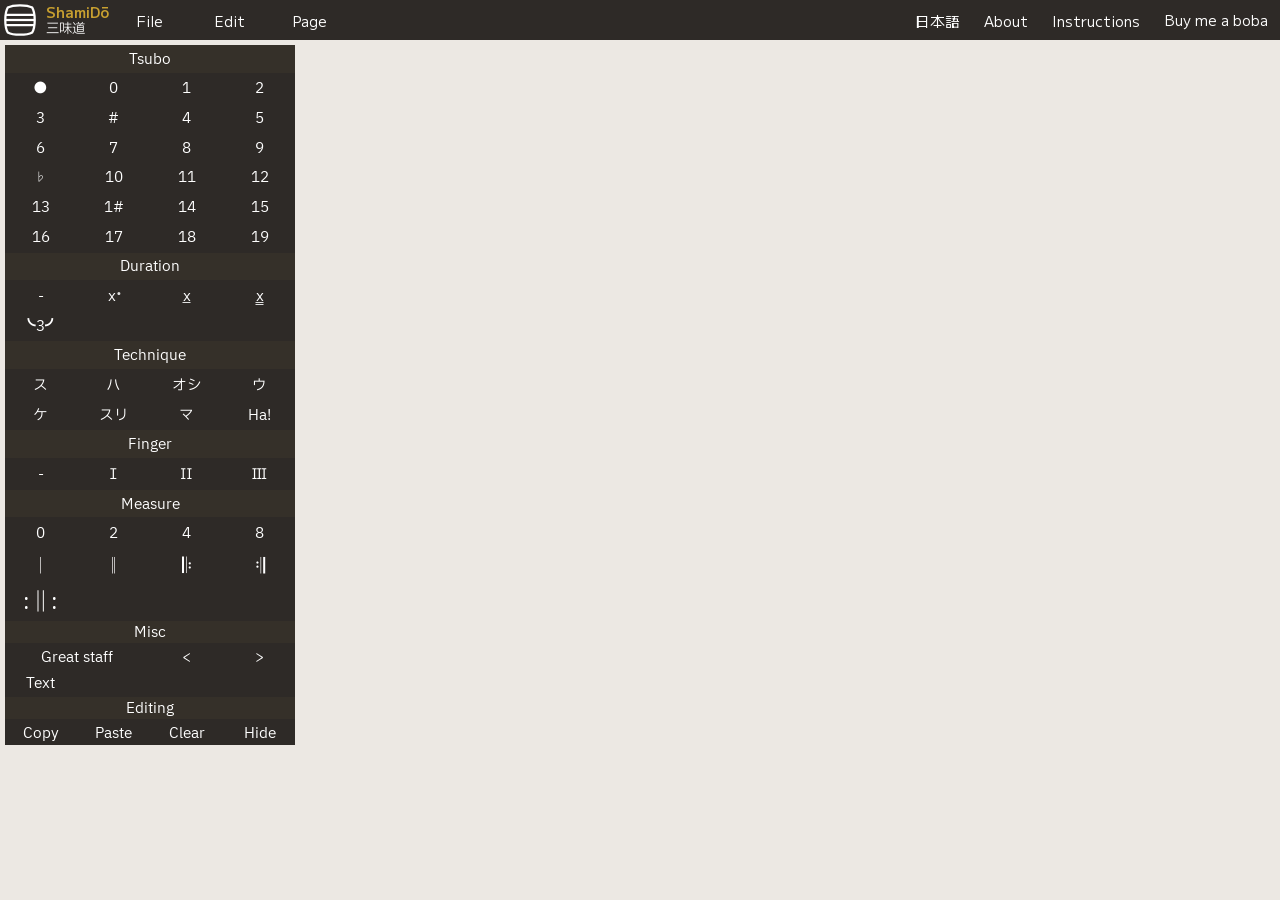
<file: index.html>
<!doctype html>
<html lang="en">
<head>
  <meta charset="utf-8" />
  <meta name="viewport" content="width=device-width, initial-scale=1" />
  <meta property="og:title" content="ShamiDō" />
  <meta property="og:description" content="ShamiDō is a free web-based notation app for shamisen, designed primarily for Tsugaru style. Create, edit and print tablature directly in your browser." />
  <meta property="og:type" content="website" />
  <meta property="og:url" content="https://shamiworks.github.io/ShamiDo/" />
  <meta property="og:image" content="https://shamiworks.github.io/ShamiDo/assets/preview.jpg" />
  <title>ShamiDō</title>
  <link rel="stylesheet" href="css/styles.css"/>
  <link href="https://fonts.googleapis.com/css2?family=IBM+Plex+Sans+JP&display=swap" rel="stylesheet">
  <link href="https://fonts.googleapis.com/css2?family=M+PLUS+2:wght@100..900&display=swap" rel="stylesheet">
  <link rel="icon" type="image/svg+xml" href="assets/favicon.svg">
  <link rel="icon" type="image/png" href="assets/favicon.png">
  
</head>
<body>
  <!-- Main Menu -->
  <div class="ui">
    <div class="menubar">
      <div class="logo-dropdown-wrapper">
        <img src="assets/shamido-logo-white.svg" class="icon" alt="ShamiWorks logo" id="logo-dropdown-toggle" />
        <div class="logo-dropdown">
          <button type="button" class="menu-dropdown-btn" id="logo-lang-toggle">日本語</button>
          <button type="button" class="menu-dropdown-btn" id="logo-about-btn">About</button>
          <button type="button" class="menu-dropdown-btn" id="logo-info-btn">Instructions</button>
          <a href="https://ko-fi.com/shamiworks" class="menu-dropdown-btn" id="logo-kofi-btn">Buy me a boba</a>
        </div>
      </div>
      <div class="menu-title-block">
        <div class="menu-title-en">ShamiDō</div>
        <div class="menu-title-ja">三味道</div>
      </div>
      <button type="button" class="menu-btn" data-menu="file">File</button>
      <button type="button" class="menu-btn" data-menu="edit">Edit</button>
      <button type="button" class="menu-btn" data-menu="page">Page</button>
      <div class="menu-right">
        <button type="button" class="menu-btn lang-toggle" id="lang-toggle">日本語</button>
        <button type="button" class="menu-btn" id="about-btn">About</button>
        <button type="button" class="menu-btn" id="info-btn">Instructions</button>
        <a href="https://ko-fi.com/shamiworks" class="menu-btn kofi-btn" id="kofi-btn">Buy me a boba</a>
      </div>
    </div>

    <div class="menu-dropdown file-menu" data-menu="file">
      <div class="has-submenu">
        <button type="button" class="menu-dropdown-btn" id="new-submenu">New ▶</button>
        <div class="submenu">
          <button type="button" class="menu-dropdown-btn" id="new-staff-page">Staff Page</button>
          <button type="button" class="menu-dropdown-btn" id="new-lyric-page">Staff and Lyric Page</button>
        </div>
      </div>
      <button type="button" class="menu-dropdown-btn" id="open-file">Open</button>
      <button type="button" class="menu-dropdown-btn" id="save-file">Save</button>
      <button type="button" class="menu-dropdown-btn" id="print-file">Export / Print</button>
    </div>

    <div class="menu-dropdown edit-menu" data-menu="edit">
      <button type="button" class="menu-dropdown-btn" id="edit-undo">Undo</button>
      <button type="button" class="menu-dropdown-btn" id="edit-redo">Redo</button>
      <button type="button" class="menu-dropdown-btn" id="edit-copy">Copy</button>
      <button type="button" class="menu-dropdown-btn" id="edit-paste">Paste</button>
    </div>

    <div class="menu-dropdown page-menu" data-menu="page">
      <button type="button" class="menu-dropdown-btn" id="add-staff-page">Add Staff Page</button>
      <button type="button" class="menu-dropdown-btn" id="add-lyric-page">Add Staff and Lyric Page</button>
      <button type="button" class="menu-dropdown-btn" id="clear-page">Clear Page</button>
      <button type="button" class="menu-dropdown-btn" id="delete-page">Delete Page</button>
    </div>

    <!-- Tool Palette Menu -->
    <div class="palette">
      
      <div class="palette-header">Tsubo</div>
      <div class="palette-item">
        <button type="button" class="palette-btn" data-action="rest" data-value="●" title="r">●</button>
      </div>
      <div class="palette-item">
        <button type="button" class="palette-btn" data-action="tsubo" data-value="0">0</button>
      </div>
      <div class="palette-item">
        <button type="button" class="palette-btn" data-action="tsubo" data-value="1">1</button>
      </div>
      <div class="palette-item">
        <button type="button" class="palette-btn" data-action="tsubo" data-value="2">2</button>
      </div>
      <div class="palette-item">
        <button type="button" class="palette-btn" data-action="tsubo" data-value="3">3</button>
      </div>
      <div class="palette-item">
        <button type="button" class="palette-btn" data-action="tsubo" data-value="#">#</button>
      </div>
      <div class="palette-item">
        <button type="button" class="palette-btn" data-action="tsubo" data-value="4">4</button>
      </div>
      <div class="palette-item">
        <button type="button" class="palette-btn" data-action="tsubo" data-value="5">5</button>
      </div>
      <div class="palette-item">
        <button type="button" class="palette-btn" data-action="tsubo" data-value="6">6</button>
      </div>
      <div class="palette-item">
        <button type="button" class="palette-btn" data-action="tsubo" data-value="7">7</button>
      </div>
      <div class="palette-item">
        <button type="button" class="palette-btn" data-action="tsubo" data-value="8">8</button>
      </div>
      <div class="palette-item">
        <button type="button" class="palette-btn" data-action="tsubo" data-value="9">9</button>
      </div>
      <div class="palette-item">
        <button type="button" class="palette-btn" data-action="tsubo" data-value="♭" title="b">♭</button>
      </div>
      <div class="palette-item">
        <button type="button" class="palette-btn" data-action="tsubo" data-value="10">10</button>
      </div>
      <div class="palette-item">
        <button type="button" class="palette-btn" data-action="tsubo" data-value="11">11</button>
      </div>
      <div class="palette-item">
        <button type="button" class="palette-btn" data-action="tsubo" data-value="12">12</button>
      </div>
      <div class="palette-item">
        <button type="button" class="palette-btn" data-action="tsubo" data-value="13">13</button>
      </div>
      <div class="palette-item">
        <button type="button" class="palette-btn" data-action="tsubo" data-value="1#">1#</button>
      </div>
      <div class="palette-item">
        <button type="button" class="palette-btn" data-action="tsubo" data-value="14">14</button>
      </div>
      <div class="palette-item">
        <button type="button" class="palette-btn" data-action="tsubo" data-value="15">15</button>
      </div>
      <div class="palette-item">
        <button type="button" class="palette-btn" data-action="tsubo" data-value="16">16</button>
      </div>
      <div class="palette-item">
        <button type="button" class="palette-btn" data-action="tsubo" data-value="17">17</button>
      </div>
      <div class="palette-item">
        <button type="button" class="palette-btn" data-action="tsubo" data-value="18">18</button>
      </div>
      <div class="palette-item">
        <button type="button" class="palette-btn" data-action="tsubo" data-value="19">19</button>
      </div>
      <div class="palette-header">Duration</div>
      <div class="palette-item">
        <button type="button" class="palette-btn" data-action="duration-empty" data-value="duration-empty">-</button>
      </div>
      <div class="palette-item">
        <button type="button" class="palette-btn p-dotted" data-action="durationDot" data-value="dotted" title=".">x</button>
      </div>
      <div class="palette-item">
        <button type="button" class="palette-btn p-single" data-action="duration-underline" data-value="single" title="d">x</button>
      </div>
      <div class="palette-item">
        <button type="button" class="palette-btn p-double" data-action="duration-underline" data-value="double" title="d">x</button>
      </div>
      <div class="palette-item">
        <button type="button" class="palette-btn" data-action="triplet" title="t">╰3╯</button>
      </div>
      <div></div>
      <div></div>
      <div></div>
      <div class="palette-header">Technique</div>
      <div class="palette-item">
        <button type="button" class="palette-btn" data-action="sukui" data-value="ス" title="s">ス</button>
      </div>
      <div class="palette-item">
        <button type="button" class="palette-btn" data-action="hajiki" data-value="ハ" title="h">ハ</button>
      </div>
      <div class="palette-item">
        <button type="button" class="palette-btn" data-action="oshibachi" title="o">オシ</button>
      </div>
      <div class="palette-item">
        <button type="button" class="palette-btn" data-action="uchi" data-value="ウ" title="u">ウ</button>
      </div>
      <div class="palette-item">
        <button type="button" class="palette-btn" data-action="keshi" data-value="ケ" title="k">ケ</button>
      </div>
      <div class="palette-item">
        <button type="button" class="palette-btn" data-action="suri" title="i">スリ</button>
      </div>
      <div class="palette-item">
        <button type="button" class="palette-btn" data-action="maebachi" data-value="mae" title="m">マ</button>
      </div>
      <div class="palette-item">
        <button type="button" class="palette-btn" data-action="ha" title="a">Ha!</button>
      </div>
      <div class="palette-header">Finger</div>
      <div class="palette-item">
        <button type="button" class="palette-btn" data-action="finger" data-value="" title="f">-</button>
      </div>
      <div class="palette-item">
        <button type="button" class="palette-btn" data-action="finger" data-value="first" title="f">Ⅰ</button>
      </div>
      <div class="palette-item">
        <button type="button" class="palette-btn" data-action="finger" data-value="second" title="f">Ⅱ</button>
      </div>
      <div class="palette-item">
        <button type="button" class="palette-btn" data-action="finger" data-value="third" title="f">Ⅲ</button>
      </div>
      <div class="palette-header">Measure</div>
      <div class="palette-item">
        <button type="button" class="palette-btn" data-action="measure" data-value="0" title="Remove all interior barlines">0</button>
      </div>
      <div class="palette-item">
        <button type="button" class="palette-btn" data-action="measure" data-value="2" title="2 measures">2</button>
      </div>
      <div class="palette-item">
        <button type="button" class="palette-btn" data-action="measure" data-value="4" title="4 measures">4</button>
      </div>
      <div class="palette-item">
        <button type="button" class="palette-btn" data-action="measure" data-value="8" title="8 measures">8</button>
      </div>
      <div class="palette-item">
        <button type="button" class="palette-btn palette-bar-line" data-action="barline-type" data-value="normal" title="Normal barline">𝄀</button>
      </div>
      <div class="palette-item">
        <button type="button" class="palette-btn palette-bar-line" data-action="barline-type" data-value="stop" title="Stop barline">𝄁</button>
      </div>
      <div class="palette-item">
        <button type="button" class="palette-btn palette-bar-line" data-action="barline-type" data-value="open-repeat" title="Open repeat">𝄆</button>
      </div>
      <div class="palette-item">
        <button type="button" class="palette-btn palette-bar-line" data-action="barline-type" data-value="close-repeat" title="Close repeat">𝄇</button>
      </div>
      <div class="palette-item">
        <button type="button" class="palette-btn palette-bar-line" data-action="barline-type" data-value="double-repeat" title="Double repeat">:‖:</button>
      </div>
      <div class="palette-header">Misc</div>
      <div class="palette-item palette-item-wide">
        <button type="button" class="palette-btn" data-action="great-staff-toggle">Great staff</button>
      </div>
      <div class="palette-item">
        <button type="button" class="palette-btn" data-action="dynamic" data-value="cresc" title="Crescendo">&lt;</button>
      </div>
      <div class="palette-item">
        <button type="button" class="palette-btn" data-action="dynamic" data-value="decresc" title="Decrescendo">&gt;</button>
      </div>
      <div class="palette-item">
        <button type="button" class="palette-btn" data-action="text-box" title="Text box">Text</button>
      </div>
      <div class="palette-header">Editing</div>
      <div class="palette-item">
        <button type="button" class="palette-btn" data-action="editing" data-value="copy">Copy</button>
      </div>
      <div class="palette-item">
        <button type="button" class="palette-btn" data-action="editing" data-value="paste">Paste</button>
      </div>
      <div class="palette-item">
        <button type="button" class="palette-btn" data-action="clear" title="backspace">Clear</button>
      </div>
      <div class="palette-item">
        <button type="button" class="palette-btn" data-action="toggle-blank" title="Hide/show unit">Hide</button>
      </div>

    </div> <!-- End palette -->

  </div> <!-- End UI -->

  <!-- Workspace -->
  <div class="workspace">
    
   
  </div> <!-- End Workspace -->
      
  
  <div class="info-panel" id="info-panel">
    <button class="info-close" id="info-close">✕</button>
 
    <h2 data-en="Getting started" data-ja="はじめに">Getting started</h2>
    <p data-en="Hover over the notation area to highlight time divisions and string slots. Click a string slot to select it — selected slots are shown with an outline. You can then enter a tsubo using the keyboard or palette. Click a time division outside a string slot to select the division only — this is needed for some techniques. Press Backspace or Delete, or click Clear in the palette, to clear the selected slot, or the whole time division when only the division is selected. Pressing a rest, duration or finger button again removes it." data-ja="譜面エリアにカーソルを合わせると、タイム・ディビジョンと糸スロットがハイライトされます。糸スロットをクリックして選択すると、枠で囲まれた状態になります。キーボードまたはパレットからツボを入力できます。糸スロット以外のタイム・ディビジョンをクリックすると、ディビジョンのみが選択されます（一部の奏法で必要です）。Backspace または Delete キー、あるいはパレットの「クリア」で、選択中の糸スロットをクリアします（ディビジョンのみを選択している場合は、そのタイム・ディビジョン全体をクリアします）。休符・音価・指番号のボタンをもう一度押すと解除されます。">Hover over the notation area to highlight time divisions and string slots. Click a string slot to select it — selected slots are shown with an outline. You can then enter a tsubo using the keyboard or palette. Click a time division outside a string slot to select the division only — this is needed for some techniques. Press Backspace or Delete, or click Clear in the palette, to clear the selected slot, or the whole time division when only the division is selected. Pressing a rest, duration or finger button again removes it.</p>
 
    <h2 data-en="Changing the number of measures" data-ja="小節数の変更">Changing the number of measures</h2>
    <p data-en="Click anywhere on a staff unit to select it — the unit is outlined when selected. Then click 0, 2, 4, or 8 in the palette." data-ja="スタッフ・ユニットをクリックして選択すると、枠で囲まれた状態になります。パレットの「0」「2」「4」「8」をクリックして小節数を変更します。">Click anywhere on a staff unit to select it — the unit is outlined when selected. Then click 0, 2, 4, or 8 in the palette.</p>
 
    <h2 data-en="Changing barline types" data-ja="縦線の種類の変更">Changing barline types</h2>
    <p data-en="Select a time division and press a barline button to place, change or remove the barline on its right edge. On the first time division, repeated presses cycle through the start of the measure. The double-repeat button does not cycle and works on time divisions 1 to 31 only. The 2, 4 and 8 buttons set the interior barlines, and 0 removes them. Copying a range of time divisions includes the barlines within it." data-ja="タイム・ディビジョンを選択して縦線ボタンを押すと、その右端の縦線を配置・変更・削除できます。最初のタイム・ディビジョンでは、ボタンを繰り返し押すと小節の始まりの縦線が順に切り替わります。両側反復記号のボタンは順に切り替わらず、1〜31番目のタイム・ディビジョンでのみ使用できます。「2」「4」「8」ボタンで小節内の縦線を設定し、「0」で削除します。タイム・ディビジョンの範囲をコピーすると、範囲内の縦線も含まれます。">Select a time division and press a barline button to place, change or remove the barline on its right edge. On the first time division, repeated presses cycle through the start of the measure. The double-repeat button does not cycle and works on time divisions 1 to 31 only. The 2, 4 and 8 buttons set the interior barlines, and 0 removes them. Copying a range of time divisions includes the barlines within it.</p>
 
    <h2 data-en="Suri and oshibachi" data-ja="スリとオシバチ">Suri and oshibachi</h2>
    <p data-en="Select a string slot and press I for suri or O for oshibachi. A placeholder arc appears immediately. Enter the start and end tsubo in any order — the arc anchors to the start tsubo and extends to the nearest entered tsubo. Both tsubo must be in the same staff unit. Clearing the start tsubo turns the arc back into a placeholder. To remove an arc, press I or O again on the same time division, or select the time division itself (outside a string slot) and press Backspace or Clear." data-ja="糸スロットを選択し、スリは I キー、オシバチは O キーを押します。すぐにプレースホルダーのアークが表示されます。起点と目標のツボはどちらの順で入力しても構いません。アークは起点ツボに固定され、最も近いツボまで伸びます。2つのツボは同じスタッフ・ユニット内にある必要があります。起点のツボをクリアすると、アークはプレースホルダーに戻ります。アークを削除するには、同じタイム・ディビジョンで I キーまたは O キーをもう一度押すか、タイム・ディビジョン自体（糸スロット以外）を選択して Backspace キーまたは「クリア」を使用します。">Select a string slot and press I for suri or O for oshibachi. A placeholder arc appears immediately. Enter the start and end tsubo in any order — the arc anchors to the start tsubo and extends to the nearest entered tsubo. Both tsubo must be in the same staff unit. Clearing the start tsubo turns the arc back into a placeholder. To remove an arc, press I or O again on the same time division, or select the time division itself (outside a string slot) and press Backspace or Clear.</p>
 
    <h2 data-en="Triplets" data-ja="三連符">Triplets</h2>
    <p data-en="Select a time division and press T. Three consecutive divisions are grouped as a triplet and a bracket is drawn below the staff. To remove a triplet, select any time division in the group and press T again, or press Backspace or Delete. The notes are kept." data-ja="タイム・ディビジョンを選択して T キーを押します。連続する3つのディビジョンが三連符としてグループ化され、譜面の下にブラケットが描かれます。三連符を解除するには、グループ内のいずれかのタイム・ディビジョンを選択して T キーを押すか、Backspace または Delete キーを押します（音符は残ります）。">Select a time division and press T. Three consecutive divisions are grouped as a triplet and a bracket is drawn below the staff. To remove a triplet, select any time division in the group and press T again, or press Backspace or Delete. The notes are kept.</p>
 
    <h2 data-en="Selecting multiple divisions" data-ja="複数のタイム・ディビジョンの選択">Selecting multiple divisions</h2>
    <p data-en="Click and drag across time divisions to select a range, or shift-click to extend the selection. Use Copy and Paste in the palette to duplicate content, or Backspace, Delete or Clear to empty the selected range. The selection must be within a single staff unit." data-ja="タイム・ディビジョンをクリック＆ドラッグして範囲を選択するか、Shift+クリックで選択範囲を広げます。パレットの「コピー」「ペースト」で内容を複製でき、Backspace・Delete キーまたは「クリア」で選択範囲を空にできます。選択範囲は同じスタッフ・ユニット内に限られます。">Click and drag across time divisions to select a range, or shift-click to extend the selection. Use Copy and Paste in the palette to duplicate content, or Backspace, Delete or Clear to empty the selected range. The selection must be within a single staff unit.</p>
 
    <h2 data-en="Selecting multiple staff units" data-ja="複数のスタッフ・ユニットの選択">Selecting multiple staff units</h2>
    <p data-en="Click and drag across staff units to select a range, or shift-click to extend the selection. Use Copy and Paste in the palette to duplicate the selected units, or Backspace, Delete or Clear to empty them (barlines, great staff, bar number and part label are kept)." data-ja="スタッフ・ユニットをクリック＆ドラッグして範囲を選択するか、Shift+クリックで選択範囲を広げます。パレットの「コピー」「ペースト」で選択したユニットを複製でき、Backspace・Delete キーまたは「クリア」で内容を空にできます（縦線、連合譜、小節番号、パート名は残ります）。">Click and drag across staff units to select a range, or shift-click to extend the selection. Use Copy and Paste in the palette to duplicate the selected units, or Backspace, Delete or Clear to empty them (barlines, great staff, bar number and part label are kept).</p>
 
    <h2 data-en="Great staff" data-ja="連合譜">Great staff</h2>
    <p data-en="Select two or more adjacent staff units, then click Great staff in the palette. A continuous barline is drawn connecting the units, indicating simultaneous parts. To remove, select any unit within the group and click Great staff again." data-ja="隣接する2つ以上のスタッフ・ユニットを選択し、パレットの「連合譜」をクリックします。ユニットをつなぐ連続した縦線が描かれ、同時演奏パートであることを示します。解除するには、グループ内のいずれかのユニットを選択して、もう一度「連合譜」をクリックします。">Select two or more adjacent staff units, then click Great staff in the palette. A continuous barline is drawn connecting the units, indicating simultaneous parts. To remove, select any unit within the group and click Great staff again.</p>
 
    <h2 data-en="Hiding units" data-ja="ユニットの非表示">Hiding units</h2>
    <p data-en="Select a staff unit and click Hide in the palette. The unit becomes invisible but still occupies its space on the page. Click the unit's outline to select it again and click Show to make it visible. Works with multiple selected units. Lyric units cannot be hidden." data-ja="スタッフ・ユニットを選択し、パレットの「非表示」をクリックします。ユニットは見えなくなりますが、ページ上の位置はそのまま保持されます。ユニットの枠をクリックして再選択し、「表示」をクリックすると再び表示されます。複数のユニットを選択した状態でも使用できます。歌詞ユニットは非表示にできません。">Select a staff unit and click Hide in the palette. The unit becomes invisible but still occupies its space on the page. Click the unit's outline to select it again and click Show to make it visible. Works with multiple selected units. Lyric units cannot be hidden.</p>
 
    <h2 data-en="Text box" data-ja="テキストボックス">Text box</h2>
    <p data-en="Select a range of time divisions, or a single time division, and click Text in the palette. A box is added below the staff covering the range, or the division and the next. Click the box to type; the text may run past the box but is cut off at the end of the staff unit, and turns red on screen when it is. Click Text again on the same span to remove the box. A new box replaces any box it overlaps. Press Enter to finish typing. Clearing the first time division of a box removes it." data-ja="タイム・ディビジョンの範囲、または1つのタイム・ディビジョンを選択し、パレットの「テキスト」をクリックします。範囲、または選択したディビジョンとその次のディビジョンにわたるボックスが譜面の下に追加されます。ボックスをクリックして文字を入力します。文字はボックスからはみ出して入力できますが、スタッフ・ユニットの右端で切れ、切れている間は画面上で赤く表示されます。同じ範囲でもう一度「テキスト」をクリックすると、ボックスが削除されます。新しいボックスは重なる既存のボックスを置き換えます。Enter キーで入力を終了します。ボックスの最初のタイム・ディビジョンをクリアすると、ボックスも削除されます。">Select a range of time divisions, or a single time division, and click Text in the palette. A box is added below the staff covering the range, or the division and the next. Click the box to type; the text may run past the box but is cut off at the end of the staff unit, and turns red on screen when it is. Click Text again on the same span to remove the box. A new box replaces any box it overlaps. Press Enter to finish typing. Clearing the first time division of a box removes it.</p>

    <h2 data-en="Keyboard shortcuts" data-ja="キーボード・ショートカット">Keyboard shortcuts</h2>
    <table class="shortcut-table">
      <tr><td>0–9</td><td data-en="Tsubo" data-ja="ツボ">Tsubo</td></tr>
      <tr><td>#</td><td data-en="Sharp" data-ja="シャープ">Sharp</td></tr>
      <tr><td>B</td><td data-en="Flat" data-ja="フラット">Flat</td></tr>
      <tr><td>R</td><td data-en="Rest (press again to remove)" data-ja="休符（もう一度押すと解除）">Rest (press again to remove)</td></tr>
      <tr><td>D</td><td data-en="Duration underline (cycles: none → single → double)" data-ja="音価の下線（なし→一本→二本）">Duration underline (cycles: none → single → double)</td></tr>
      <tr><td>.</td><td data-en="Duration dot" data-ja="付点">Duration dot</td></tr>
      <tr><td>S</td><td data-en="Sukui" data-ja="スクイ">Sukui</td></tr>
      <tr><td>H</td><td data-en="Hajiki" data-ja="ハジキ">Hajiki</td></tr>
      <tr><td>K</td><td data-en="Keshi" data-ja="ケシ">Keshi</td></tr>
      <tr><td>U</td><td data-en="Uchi" data-ja="ウチ">Uchi</td></tr>
      <tr><td>M</td><td data-en="Maebachi" data-ja="前バチ">Maebachi</td></tr>
      <tr><td>A</td><td data-en="Ha" data-ja="ハ！">Ha</td></tr>
      <tr><td>I</td><td data-en="Suri" data-ja="スリ">Suri</td></tr>
      <tr><td>O</td><td data-en="Oshibachi" data-ja="オシバチ">Oshibachi</td></tr>
      <tr><td>T</td><td data-en="Triplet (with time division selected)" data-ja="三連符（タイム・ディビジョンを選択した状態で）">Triplet (with time division selected)</td></tr>
      <tr><td>F</td><td data-en="Finger (cycles: none → Ⅰ → Ⅱ → Ⅲ)" data-ja="指番号（なし→Ⅰ→Ⅱ→Ⅲ）">Finger (cycles: none → Ⅰ → Ⅱ → Ⅲ)</td></tr>
      <tr><td>Backspace / Delete</td><td data-en="Clear" data-ja="クリア">Clear</td></tr>
      <tr><td>Escape</td><td data-en="Deselect" data-ja="選択解除">Deselect</td></tr>
      <tr><td>Arrow keys</td><td data-en="Navigate" data-ja="移動">Navigate</td></tr>
    </table>
  </div>

  <script src="js/app.js"></script>

</body>
</html>
</file>
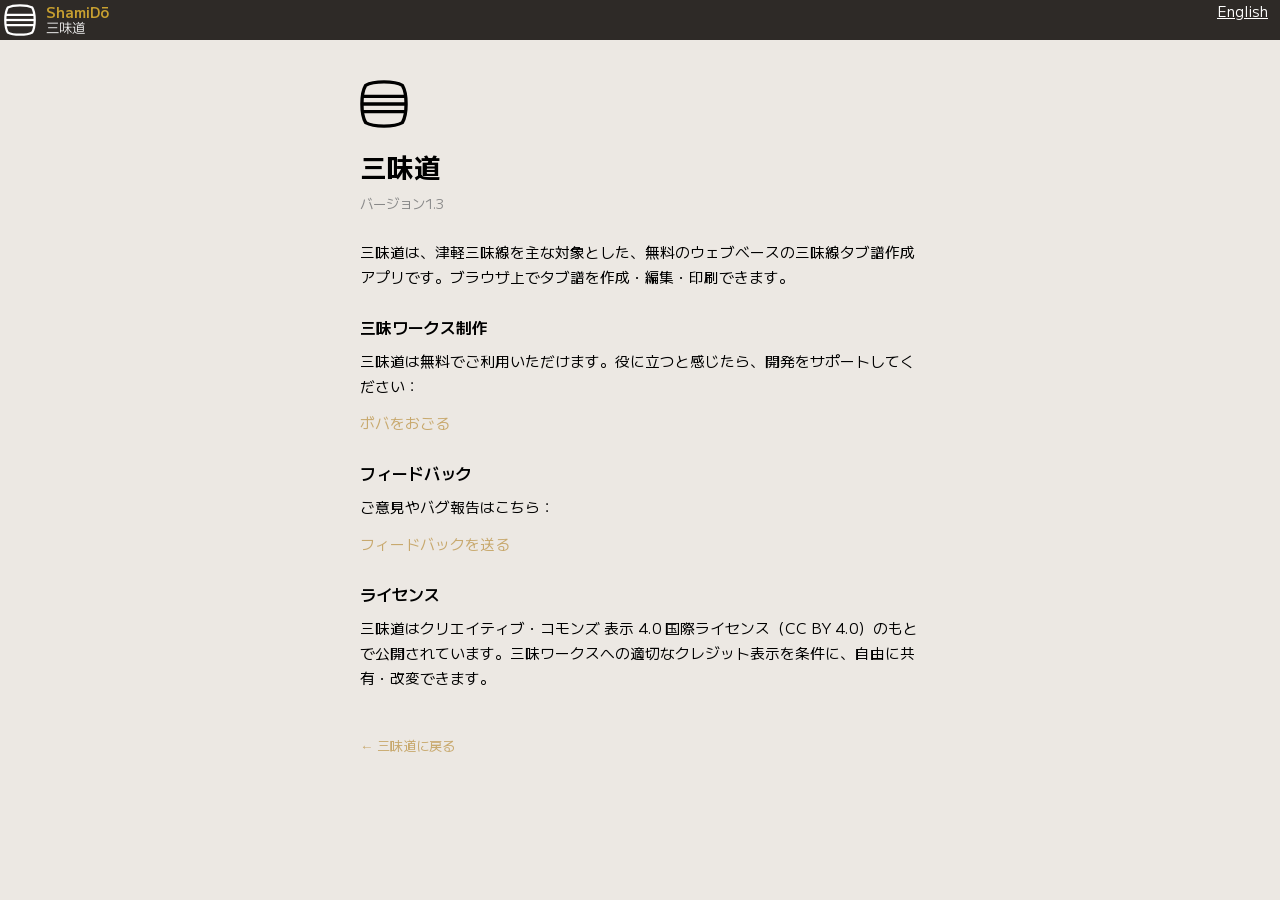
<file: about-ja.html>
<!doctype html>
<html lang="ja">
<head>
  <meta charset="utf-8" />
  <meta name="viewport" content="width=device-width, initial-scale=1" />
  <title>三味道 — アプリについて</title>
  <link rel="stylesheet" href="css/styles.css" />
  <link href="https://fonts.googleapis.com/css2?family=IBM+Plex+Sans+JP&display=swap" rel="stylesheet">
  <link href="https://fonts.googleapis.com/css2?family=M+PLUS+2:wght@100..900&display=swap" rel="stylesheet">
  <link rel="icon" type="image/svg+xml" href="assets/favicon.svg">
  <link rel="icon" type="image/png" href="assets/favicon.png">
  <style>
    .about-content {
      max-width: 600px;
      margin: 80px auto 40px auto;
      padding: 0 20px;
      font-family: "M Plus 2", sans-serif;
      font-size: 11pt;
      line-height: 1.7;
    }
    .about-logo {
      width: 48px;
      height: 48px;
      margin-bottom: 16px;
      display: block;
    }
    .about-content h1 {
      font-size: 20pt;
      font-weight: 700;
      margin: 0 0 4px 0;
    }
    .about-content .version {
      font-size: 10pt;
      color: #888;
      margin: 0 0 24px 0;
    }
    .about-content h2 {
      font-size: 12pt;
      font-weight: 600;
      margin: 24px 0 8px 0;
    }
    .about-content p {
      margin: 0 0 12px 0;
    }
    .about-content a {
      color: #c8a96e;
      text-decoration: none;
    }
    .about-content a:hover {
      text-decoration: underline;
    }
    .back-btn {
      display: inline-block;
      margin-top: 32px;
      font-size: 10pt;
      color: #888;
      text-decoration: none;
    }
    .back-btn:hover {
      color: #fff;
    }
  </style>
</head>
<body>
  <div class="menubar">
    <img src="assets/shamido-logo-white.svg" class="icon" alt="ShamiWorks logo" />
    <div class="menu-title-block">
      <div class="menu-title-en">ShamiDō</div>
      <div class="menu-title-ja">三味道</div>
    </div>
    <div class="menu-right">
      <a href="about.html" class="menu-btn">English</a>
    </div>
  </div>

  <div class="about-content">
    <img src="assets/shamido-logo-black.svg" class="about-logo" alt="ShamiWorks logo" />
    <h1>三味道</h1>
    <p class="version">バージョン1.3</p>

    <p>三味道は、津軽三味線を主な対象とした、無料のウェブベースの三味線タブ譜作成アプリです。ブラウザ上でタブ譜を作成・編集・印刷できます。</p>

    <h2>三味ワークス制作</h2>
    <p>三味道は無料でご利用いただけます。役に立つと感じたら、開発をサポートしてください：</p>
    <p><a href="https://ko-fi.com/shamiworks" id="kofi-link">ボバをおごる</a></p>

    <h2>フィードバック</h2>
    <p>ご意見やバグ報告はこちら：</p>
    <p><a href="https://forms.gle/WFv3D6mqqEGeypJU8" target="_blank">フィードバックを送る</a></p>

    <h2>ライセンス</h2>
    <p>三味道はクリエイティブ・コモンズ 表示 4.0 国際ライセンス（CC BY 4.0）のもとで公開されています。三味ワークスへの適切なクレジット表示を条件に、自由に共有・改変できます。</p>

    <a class="back-btn" href="index.html">← 三味道に戻る</a>
  </div>
</body>
</html>
</file>
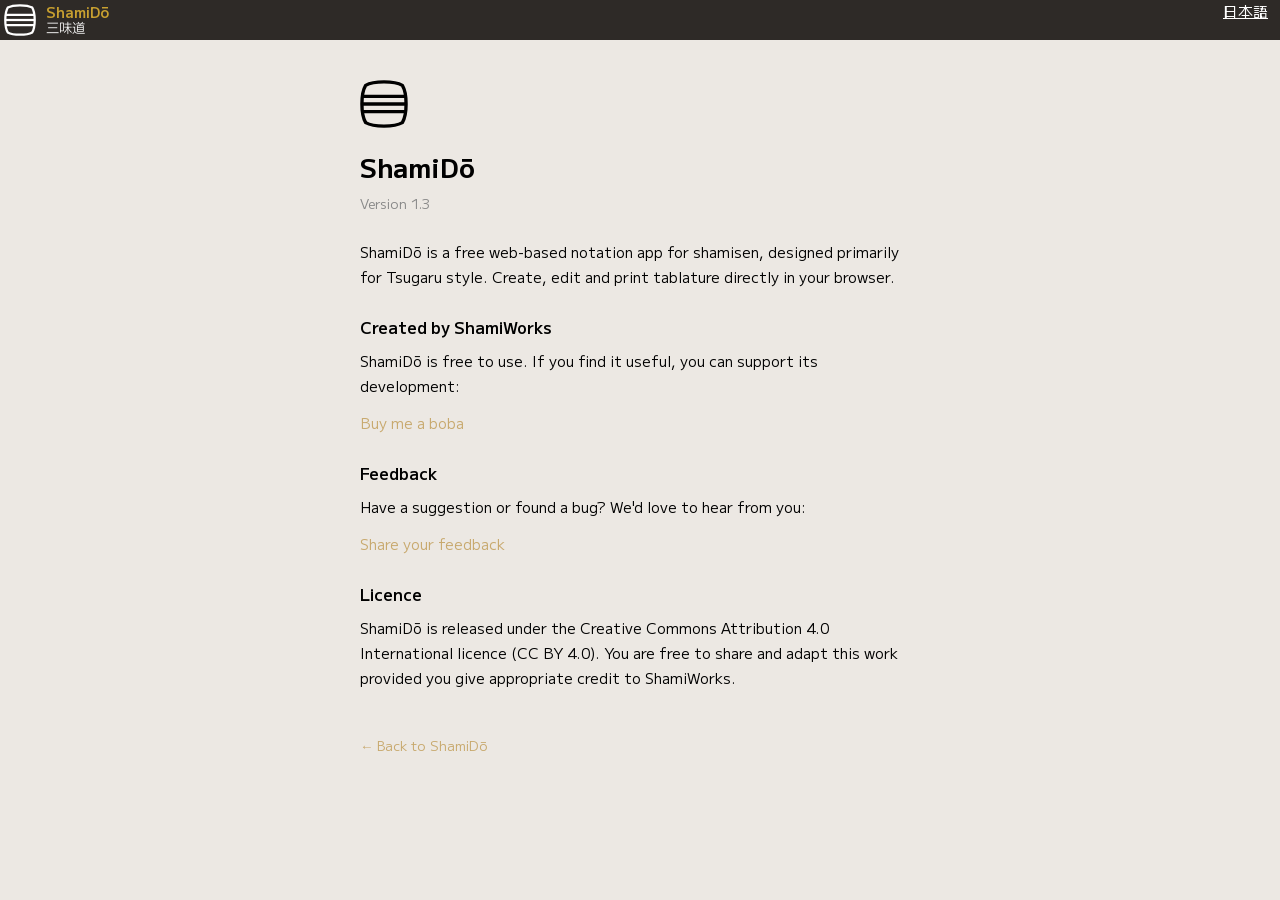
<file: about.html>
<!doctype html>
<html lang="en">
<head>
  <meta charset="utf-8" />
  <meta name="viewport" content="width=device-width, initial-scale=1" />
  <title>ShamiDō — About</title>
  <link rel="stylesheet" href="css/styles.css" />
  <link href="https://fonts.googleapis.com/css2?family=IBM+Plex+Sans+JP&display=swap" rel="stylesheet">
  <link href="https://fonts.googleapis.com/css2?family=M+PLUS+2:wght@100..900&display=swap" rel="stylesheet">
  <link rel="icon" type="image/svg+xml" href="assets/favicon.svg">
  <link rel="icon" type="image/png" href="assets/favicon.png">
  <style>
    .about-content {
      max-width: 600px;
      margin: 80px auto 40px auto;
      padding: 0 20px;
      font-family: "M Plus 2", sans-serif;
      font-size: 11pt;
      line-height: 1.7;
    }
    .about-logo {
      width: 48px;
      height: 48px;
      margin-bottom: 16px;
      display: block;
    }
    .about-content h1 {
      font-size: 20pt;
      font-weight: 700;
      margin: 0 0 4px 0;
    }
    .about-content .version {
      font-size: 10pt;
      color: #888;
      margin: 0 0 24px 0;
    }
    .about-content h2 {
      font-size: 12pt;
      font-weight: 600;
      margin: 24px 0 8px 0;
    }
    .about-content p {
      margin: 0 0 12px 0;
    }
    .about-content a {
      color: #c8a96e;
      text-decoration: none;
    }
    .about-content a:hover {
      text-decoration: underline;
    }
    .back-btn {
      display: inline-block;
      margin-top: 32px;
      font-size: 10pt;
      color: #888;
      text-decoration: none;
    }
    .back-btn:hover {
      color: #fff;
    }
  </style>
</head>
<body>
  <div class="menubar">
    <img src="assets/shamido-logo-white.svg" class="icon" alt="ShamiWorks logo" />
    <div class="menu-title-block">
      <div class="menu-title-en">ShamiDō</div>
      <div class="menu-title-ja">三味道</div>
    </div>
    <div class="menu-right">
      <a href="about-ja.html" class="menu-btn">日本語</a>
    </div>
  </div>

  <div class="about-content">
    <img src="assets/shamido-logo-black.svg" class="about-logo" alt="ShamiWorks logo" />
    <h1>ShamiDō</h1>
    <p class="version">Version 1.3</p>

    <p>ShamiDō is a free web-based notation app for shamisen, designed primarily for Tsugaru style. Create, edit and print tablature directly in your browser.</p>

    <h2>Created by ShamiWorks</h2>
    <p>ShamiDō is free to use. If you find it useful, you can support its development:</p>
    <p><a href="https://ko-fi.com/shamiworks" id="kofi-link">Buy me a boba</a></p>

    <h2>Feedback</h2>
    <p>Have a suggestion or found a bug? We'd love to hear from you:</p>
    <p><a href="https://forms.gle/WFv3D6mqqEGeypJU8" target="_blank">Share your feedback</a></p>

    <h2>Licence</h2>
    <p>ShamiDō is released under the Creative Commons Attribution 4.0 International licence (CC BY 4.0). You are free to share and adapt this work provided you give appropriate credit to ShamiWorks.</p>

    <a class="back-btn" href="index.html">← Back to ShamiDō</a>
  </div>
</body>
</html>
</file>
<file: css/styles.css>
/* ---- Overall Rules ---- */

*, *::before, *::after {
    box-sizing: border-box;
    font-size: 11pt;
}

body {
    margin: 0;
    padding: 0;
    background: #ece8e3;
    font-family: "M Plus 2", sans-serif;
    
}


/* ---- End Overall Rules ---- */


/* ---- Main Menu Rules ---- */
.menubar {
    display: flex;
    margin: 0;
    padding: 0;
    height: 40px;
    width: 100%;
    position: fixed;
    top: 0;
    background: #2e2a27;
    z-index: 1000;
}

.icon {
    width: 32px;
    height: 32px;
    margin: 4px;
    display: block;
    cursor: pointer;
}
.watermark {
    display: block;
    width: 100%;
    text-align: center;
    font-size: 8pt;
    color: #d3d3d3;
    padding: 2mm 0;
    font-family: "M Plus 2", sans-serif;
}
.info-btn {
    margin-left: auto;
}

.menu-right {
    margin-left: auto;
    display: flex;
    align-items: center;
    overflow: hidden;
    min-width: 0;
}

.menu-title-block {
    display: flex;
    flex-direction: column;
    justify-content: center;
    padding-left: 6px;
    line-height: 1.2;
}

.menu-title-en {
    font-family: "M Plus 2", sans-serif;
    font-size: 11pt;
    font-weight: 600;
    color: #c8a030;
}

.menu-title-ja {
    font-family: "IBM Plex Sans JP", sans-serif;
    font-size: 10pt;
    color: white;
}

.info-panel {
    position: fixed;
    top: 40px;
    right: -340px;
    width: 320px;
    height: calc(100vh - 40px);
    background: #f5f1eb;
    border-left: 1px solid #ccc;
    padding: 20px;
    overflow-y: auto;
    z-index: 999;
    transition: right 0.3s ease;
    font-family: "M Plus 2", sans-serif;
    font-size: 10pt;
    box-sizing: border-box;
}

.info-panel.open {
    right: 0;
}

.info-panel h2 {
    font-size: 11pt;
    font-weight: 600;
    margin: 16px 0 6px 0;
}

.info-panel h2:first-of-type {
    margin-top: 0;
}

.info-panel p {
    margin: 0 0 8px 0;
    line-height: 1.5;
}

.info-close {
    float: right;
    background: none;
    border: none;
    font-size: 14pt;
    cursor: pointer;
    color: #2e2a27;
    padding: 0;
}

.shortcut-table {
    width: 100%;
    border-collapse: collapse;
    font-size: 10pt;
}

.shortcut-table td {
    padding: 3px 6px;
    vertical-align: top;
}

.shortcut-table td:first-child {
    font-weight: 500;
    white-space: nowrap;
    width: 80px;
}

.menu-btn {
    border: none;
    width: 80px;
    color: white;
    font-family: "M Plus 2", sans-serif;
    background: #2e2a27;

}

.menu-right .menu-btn {
    width: auto;
    height: 40px;
    padding: 0 12px;
}

.menu-btn:hover {
    background-color: #5c5248;
}

.menu-title {
    color: white;
    font-family: "M Plus 2", sans-serif;
    font-size: 11pt;
    line-height: 40px;
    padding-left: 8px;
}

.kofi-btn {
    text-decoration: none;
    line-height: 40px;
    color: white;
}

.menu-dropdown {
    position: fixed;
    margin: 0;
    top: 40px;
    padding-bottom: 5px;
    width: 300px;
    display: none;
    background: #353029;
    border: 1px solid  rgb(177, 177, 177);
    z-index: 1000;

}

.menu-dropdown.open {
    display: block;

}

.menu-dropdown-btn {
    display: flex;
    border: none;
    margin-top: 5px;
    padding: 4px 0 4px 20px;
    width: 100%;
    color: white;
    font-family: "M Plus 2", sans-serif;
    justify-content: left;
    background: #2e2a27;

}

.menu-dropdown-btn:hover {
    background-color: #5c5248;
}

.menu-dropdown-btn:disabled {
  opacity: 0.4;
  cursor: default;
  pointer-events: none;
}

.file-menu {
    left: 40px;
}

/* New ▶ submenu */
.has-submenu {
    position: relative;
    width: 100%;
}

.submenu {
    display: none;
    position: absolute;
    top: 0;
    left: 100%;
    width: 220px;
    background: #353029;
    border: 1px solid rgb(177, 177, 177);
    padding-bottom: 5px;
    z-index: 1001;
}

.has-submenu:hover .submenu {
    display: block;
}

.edit-menu {
    left: 100px;
    
}

.page-menu {
    left: 160px;

}


/* ---- End Main Menu Rules ---- */

/* ---- Tool Palette Rules ---- */

.palette {
    display: grid;
    grid-template-columns: repeat(4, 1fr);
    grid-template-rows: repeat(18, 1fr);
    position: fixed;
    top: 45px;
    left: 5px;
    height: 700px;
    width: 290px;
    z-index: 100;
    overflow: hidden;
    background: #2e2a27;
    font-family: "IBM Plex Sans JP", sans-serif;
    color: white;
    gap: 2px;
    

}

.palette-header {
    grid-column-start: 1;
    grid-column-end: 5;
    display: flex;
    justify-content: center;
    align-items: center;
    background: #353029;
}

.palette-item {
    display: flex;
    justify-content: center;
    align-items: center;

    /* border: 1px solid red; */
}

.palette-item button {
    font-family: "IBM Plex Sans JP", sans-serif;
    color: white;
    border: none;
    height: 100%;
    width: 100%;
    background: transparent;
}

.palette-item button:hover {
    background-color: #5c5248;
}

.palette-item-wide {
    grid-column: span 2;
}

.p-dotted::after {
    content: "●";
    position: relative;
    top: -1.7mm;
    right: -0.3mm;
    font-size: 1mm;
    color: #e0e0e0;
}

.p-single {
    position: relative;
    text-decoration: 1px underline #e0e0e0;
}

.p-double {
    position: relative;
    text-decoration: 1px underline double #e0e0e0;
}

.palette-bar-line {
    font-size: 16pt;
}

/* ---- End Tool Palette Rules ---- */

/* ---- Workspace Rules ---- */

.workspace {
    margin-top: 45px;
    margin-left: 230px;

    /* border: 1px solid red; */
}

/* ---- Page level ---- */
.page {
  width: 210mm;
  height: 297mm;
  background: white;
  position: relative;
  margin-top: auto;
  margin-right: auto;
  margin-bottom: 10px;
  margin-left: auto;
  font-family: "IBM Plex Sans JP", sans-serif;
  font-size: 11pt;
  box-shadow: 0 4px 8px 0 rgba(0, 0, 0, 0.2), 0 6px 20px 0 rgba(0, 0, 0, 0.19);

  /* outline: 0.2mm solid red; */
  
}

.staff-page-content, .lyric-page-content{
  width: 190mm;
  height: 277mm;
  position: absolute;
  top: 10mm;
  left: 10mm;

  /* border: 1px solid red; */

}

/* ---- Header ---- */
.header {
  display: grid;
  grid-template-columns: repeat(19, 1fr);
  grid-template-rows: repeat(5, 5mm);
  width: 190mm;
  height: 27mm;

  /* outline: 1px solid blue; */

}

.dedication-field {
  justify-self: center;
  align-self: center;
  grid-row: 1 / span 1;
  grid-column:4 / span 13;
  font-size: 8pt;
  font-family: "IBM Plex Sans JP", sans-serif;

}

.page-number {
  justify-self: right;
  align-self: center;
  grid-row: 1 / span 1;
  grid-column: 17 / span 3;
  font-size: 8pt;

}

.title-field {
  justify-self: center;
  align-self: center;
  grid-row: 2 / span 2;
  grid-column: 4 / span 13;
  font-size: 20pt;

}

.subtitle-field {
  justify-self: center;
  align-self: center;
  grid-row: 4 / span 1;
  grid-column: 4 / span 13;
  font-size: 12pt;
  
}

.tuning-field {
  justify-self: left;
  align-self: center;
  grid-row: 4 / span 1;
  grid-column: 1 / span 3;
  font-size: 10pt;
  
}
.time-sig-field {
  justify-self: left;
  align-self: center;
  grid-row: 5 / span 1;
  grid-column: 1 / span 3; 
  font-size: 10pt;
  
}

.arranger-field {
  justify-self: right;
  align-self: center;
  grid-row: 5 / span 1;
  grid-column: 14 / span 6;
  font-size: 10pt;

}


.running-header > *:not(.title-field):not(.page-number) {
  visibility: hidden;
}

[data-placeholder]:empty::before {
  content: attr(data-placeholder);
  color: lightgrey;
  pointer-events: none;
  font-family: inherit;
  font-size: inherit;
  font-style: inherit;
  font-weight: inherit;
}

/* ---- Staff unit ---- */
.staff-unit {
  display: grid;
  grid-template-columns: 10mm 180mm;
  width: 190mm;
  height: 25mm;
  user-select: none;
  overflow: visible;

  /* outline: 1px solid red; */

}

.arc-layer {
  position: absolute;
  inset: 0;
  pointer-events: none;
  overflow: visible;
}


.staff-line {
  stroke: #d3d3d3;
  stroke-width: 0.3mm;

}

.staff-metadata {
  display: grid;
  grid-template-columns: auto 5.4mm;
  grid-template-rows: repeat(6,4mm);
  width: 15mm;
  height: 20mm;
  margin-left: -5mm;
  overflow: hidden;

}

.bar-number {
  display: flex;
  justify-content: flex-end;
  align-items: center;
  grid-column: 1;
  grid-row: 1;
  font-size: 11pt;
}

.part-label {
  display: flex;
  align-items: center;
  justify-content: center;
  grid-column: 1;
  grid-row: 2 / span 3;
  font-size: 14pt;
  overflow: hidden;
}

.string-number {
  display: flex;
  justify-content: center;
  align-items: center;
  grid-column-start: 2;
  grid-column-end: 3;
  pointer-events: none;

}

.staff-section {
  position: relative;
  height: 24mm;

}

.staff-svg {
  position: absolute;
  inset: 0;
  z-index: 1;
  overflow: visible;
}

.notation-layer {
  position: absolute;
  inset: 0;
  z-index: 2;
  display: grid;
  grid-template-columns: repeat(32, 1fr);
  width: 180mm;

}

.time-division {
  display: block;

  /* outline: 1px solid red; */
}

.time-division:hover {
  background: rgba(200,160,48,0.08);
}

.time-division.selected {
  outline: 0.4mm solid rgba(200,160,48,0.5);
  outline-offset: -0.2mm;
}

.staff-unit.selected-unit .staff-section,
.staff-section.selected {
  outline: 0.4mm solid rgba(200,160,48,0.4);
  outline-offset: -0.2mm;
}

.dedication-field:focus,
.title-field:focus,
.subtitle-field:focus,
.time-sig-field:focus,
.tuning-field:focus,
.arranger-field:focus,
.lyric-line:focus {
  outline: 0.4mm solid rgba(200,160,48,0.4);
  outline-offset: -0.2mm;
}

.bar-number,
.part-label {
  outline: none;
}

.bar-number:focus,
.part-label:focus {
  outline: 0.4mm solid rgba(200,160,48,0.4);
  outline-offset: -0.2mm;
}

.dotted::after {
  content: "●";
  position: absolute;
  top: -0.5mm;
  right: -0.5mm;
  font-size: 1mm;
  color: black;
}
.single {
  position: relative;
  text-decoration: 1px underline #000000;
}

.double {
  position: relative;
  text-decoration: 1px underline double #000000;
}

.above-zone {
  display: flex;
  height: 4mm;
  align-items: flex-end;
  justify-content: center;
  font-size: 8pt;
  pointer-events: none;

  /* outline: 1px solid blue; */
}

.ha-mark {
  font-size: 8pt;
}

/* Repeat number on close-repeat barlines: right edge set inline from drawBarlines() */
.repeat-box {
  position: absolute;
  top: 0;
  height: 4mm;
  min-width: 2mm;
  display: flex;
  align-items: flex-end;
  justify-content: flex-end;
  font-size: 6pt;
  line-height: 1;
  color: #8a8a8a;
  white-space: nowrap;
  outline: none;
  z-index: 3;
}

.repeat-box::before {
  content: "×";
  font-size: inherit;   /* override the global *::before 11pt */
}

.repeat-box:empty::before {
  content: "×?";
  color: lightgrey;
}

.repeat-box:focus {
  outline: 0.4mm solid rgba(200,160,48,0.4);
  outline-offset: -0.2mm;
}

/* Free text over the below zones. The clip wrapper stops overflowing text at position 32
   (right edge of the unit); only the box itself (its span width) takes clicks. */
.text-box-clip {
  position: absolute;
  overflow: hidden;
  pointer-events: none;
  z-index: 3;
}

.text-box {
  pointer-events: auto;
  box-sizing: border-box;
  height: 4mm;
  line-height: 4mm;
  font-family: "IBM Plex Sans JP", sans-serif;
  font-size: 8pt;
  color: black;
  text-align: left;
  white-space: nowrap;
  overflow: visible;
  user-select: text;
  cursor: text;
  outline: none;
}

.text-box:focus {
  outline: 0.4mm solid rgba(200,160,48,0.4);
  outline-offset: -0.2mm;
}

.text-box.clipped {
  color: red;
}

.finger-mark {
  font-size: 8pt;
}

.tsubo-zone {
  display: grid;
  grid-template-rows: auto auto auto;
  
  /* outline: 1px solid orange; */
}

.string-slot {
  position: relative;
  display: flex;
  height: 4mm;
  align-items: center;
  justify-content: center;
  font-size: 10pt;
  
}

.string-slot:hover {
  background: rgba(200,160,48,0.12);
}

.string-slot.selected {
  outline: 0.5mm solid #c8a030;
  outline-offset: -0.2mm;
}

.string-slot.has-rest {
  font-size: 10pt;
}

.sukui-mark, .hajiki-mark, .keshi-mark, .uchi-mark {
  position: absolute;
  bottom: -4.2mm;   /* adjust later */
  left: 50%;
  transform: translateX(-50%);
  pointer-events: none;
  font-size: 8pt;

  /* background-color: white; */
}


.clearance-row {
  display: block;
  height: 4mm;

  /* outline: 1px solid red; */
}

.below-zone {
  display: flex;
  height: 4mm;
  align-items: flex-start;
  justify-content: center;
  font-size: 7pt;     /* マ (maebachi): ink 20.26–21.97mm from top of notation layer */
  line-height: 1;     /* keeps the mark at the top of the zone, leaving room for hairpins */
  pointer-events: none;

  /* outline: 1px solid green; */

}


.has-tsubo {
  background-color: transparent;
  padding: 0 0.4mm;
  font-size: 10pt;
}

/* ---- Lyric unit ---- */
.lyric-unit {
  display: flex;
  flex-direction: column;
  justify-content: space-around; /* evenly space 3 lines vertically */
  width: 180mm;   /* matches staff-section width */
  margin-left: 10mm; /* align with staff-section start */
  height: 25mm;   /* same as staff-unit height */
  font-family: "IBM Plex Sans JP", sans-serif;
  font-size: 10pt;
}

.lyric-line {
  width: 100%;
  padding: 0; /* no extra padding needed */
}

.staff-unit.blank .staff-section,
.staff-unit.blank .staff-metadata {
  visibility: hidden;
}

.staff-unit.blank.selected-unit {
  outline: 0.4mm solid rgba(200,160,48,0.4);
  outline-offset: -0.2mm;
}

/* ---- End Workspace Rules ---- */

/* ---- Print rules ---- */
@page {
  size: A4;
  margin: 0;
}


@media print {
  
  .ui {
    display: none;
    margin: 0;
    padding: 0;
  }

  .body {
    overflow: hidden;
  }

  .workspace {
    margin: 0;
    padding: 0;
    top: 0;
    left: 0;
    overflow: hidden;
    
  }

  .page {
    height: 297mm;
    margin: 0;
    padding: 0;
    box-shadow: none;
  }

  .staff-unit.selected-unit .staff-section { outline: none; }

  [data-placeholder]:empty::before { display: none; }

  .repeat-box:empty { display: none; }

  .text-box,
  .text-box.clipped { color: black; }

}


/* ---- End Print rules ---- */

.logo-dropdown-wrapper {
    position: relative;
    display: flex;
    align-items: center;
}

.logo-dropdown {
    display: none;
    position: fixed;
    top: 40px;
    left: 0;
    width: 200px;
    background: #353029;
    border: 1px solid rgb(177, 177, 177);
    padding-bottom: 5px;
    z-index: 1000;
}

.logo-dropdown.open {
    display: block;
}

@media (max-width: 700px) {
    .menu-right {
        display: none;
    }
}

@media (max-width: 480px) {
    .info-panel {
        width: 100%;
        right: -100%;
    }
    
    .info-panel.open {
        width: 100%;
        right: 0;
    }
}
</file>
